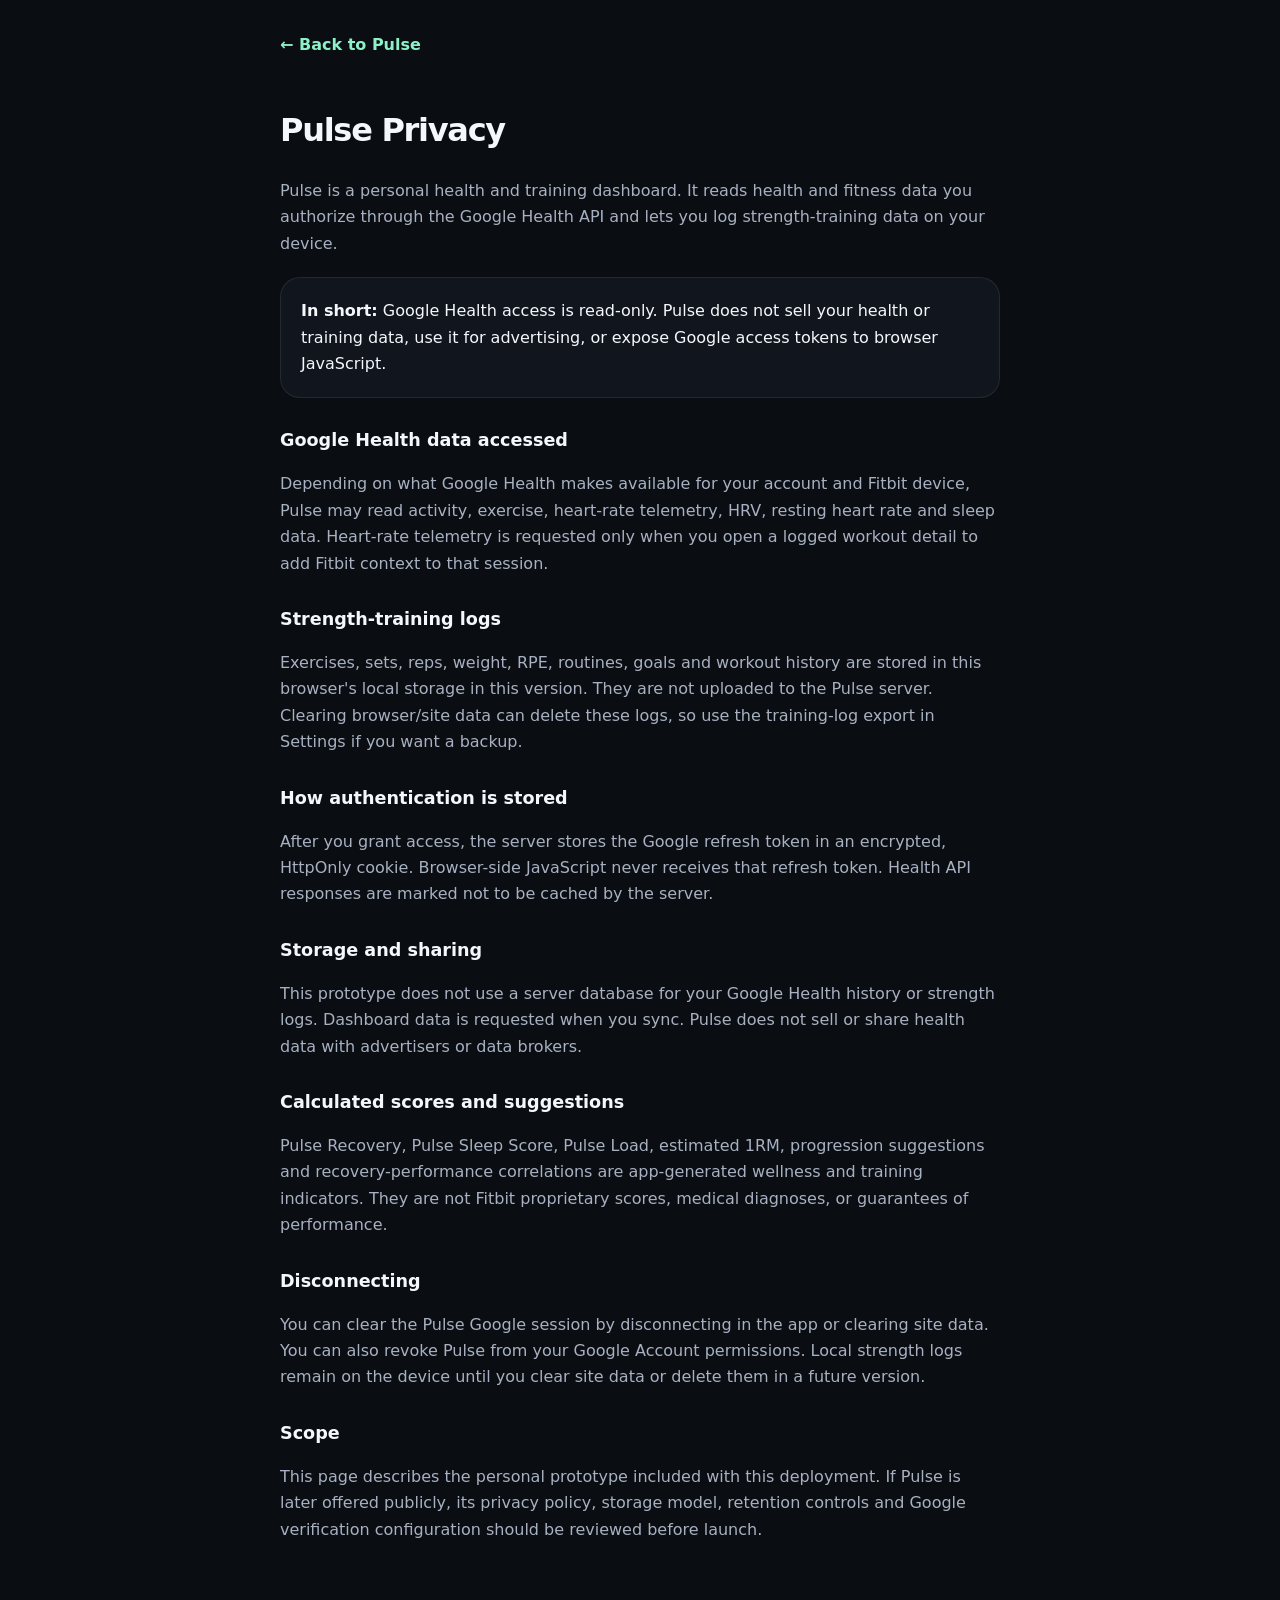
<file: privacy.html>
<!DOCTYPE html>
<html lang="en">
<head>
  <meta charset="UTF-8" />
  <meta name="viewport" content="width=device-width, initial-scale=1.0" />
  <meta name="theme-color" content="#0a0d12" />
  <meta name="robots" content="noindex,nofollow,noarchive" />
  <title>Pulse Privacy</title>
  <link rel="icon" type="image/png" href="/icons/favicon.png" />
  <style>:root{color-scheme:dark;font-family:Inter,system-ui,-apple-system,BlinkMacSystemFont,"Segoe UI",sans-serif;background:#0a0d12;color:#f4f7fb}*{box-sizing:border-box}body{margin:0;padding:32px 20px 60px;line-height:1.65}main{max-width:720px;margin:auto}a{color:#8ef0c7}h1{font-size:2rem;letter-spacing:-.04em}h2{margin-top:28px;font-size:1.1rem}p,li{color:#a8b1c1}.card{background:#11161e;border:1px solid rgba(255,255,255,.08);border-radius:20px;padding:20px;margin:20px 0}.back{display:inline-block;margin-bottom:24px;text-decoration:none;font-weight:700}</style>
</head>
<body><main>
  <a class="back" href="/">← Back to Pulse</a>
  <h1>Pulse Privacy</h1>
  <p>Pulse is a personal health and training dashboard. It reads health and fitness data you authorize through the Google Health API and lets you log strength-training data on your device.</p>
  <div class="card"><strong>In short:</strong> Google Health access is read-only. Pulse does not sell your health or training data, use it for advertising, or expose Google access tokens to browser JavaScript.</div>
  <h2>Google Health data accessed</h2>
  <p>Depending on what Google Health makes available for your account and Fitbit device, Pulse may read activity, exercise, heart-rate telemetry, HRV, resting heart rate and sleep data. Heart-rate telemetry is requested only when you open a logged workout detail to add Fitbit context to that session.</p>
  <h2>Strength-training logs</h2>
  <p>Exercises, sets, reps, weight, RPE, routines, goals and workout history are stored in this browser's local storage in this version. They are not uploaded to the Pulse server. Clearing browser/site data can delete these logs, so use the training-log export in Settings if you want a backup.</p>
  <h2>How authentication is stored</h2>
  <p>After you grant access, the server stores the Google refresh token in an encrypted, HttpOnly cookie. Browser-side JavaScript never receives that refresh token. Health API responses are marked not to be cached by the server.</p>
  <h2>Storage and sharing</h2>
  <p>This prototype does not use a server database for your Google Health history or strength logs. Dashboard data is requested when you sync. Pulse does not sell or share health data with advertisers or data brokers.</p>
  <h2>Calculated scores and suggestions</h2>
  <p>Pulse Recovery, Pulse Sleep Score, Pulse Load, estimated 1RM, progression suggestions and recovery-performance correlations are app-generated wellness and training indicators. They are not Fitbit proprietary scores, medical diagnoses, or guarantees of performance.</p>
  <h2>Disconnecting</h2>
  <p>You can clear the Pulse Google session by disconnecting in the app or clearing site data. You can also revoke Pulse from your Google Account permissions. Local strength logs remain on the device until you clear site data or delete them in a future version.</p>
  <h2>Scope</h2>
  <p>This page describes the personal prototype included with this deployment. If Pulse is later offered publicly, its privacy policy, storage model, retention controls and Google verification configuration should be reviewed before launch.</p>
</main></body></html>
</file>
